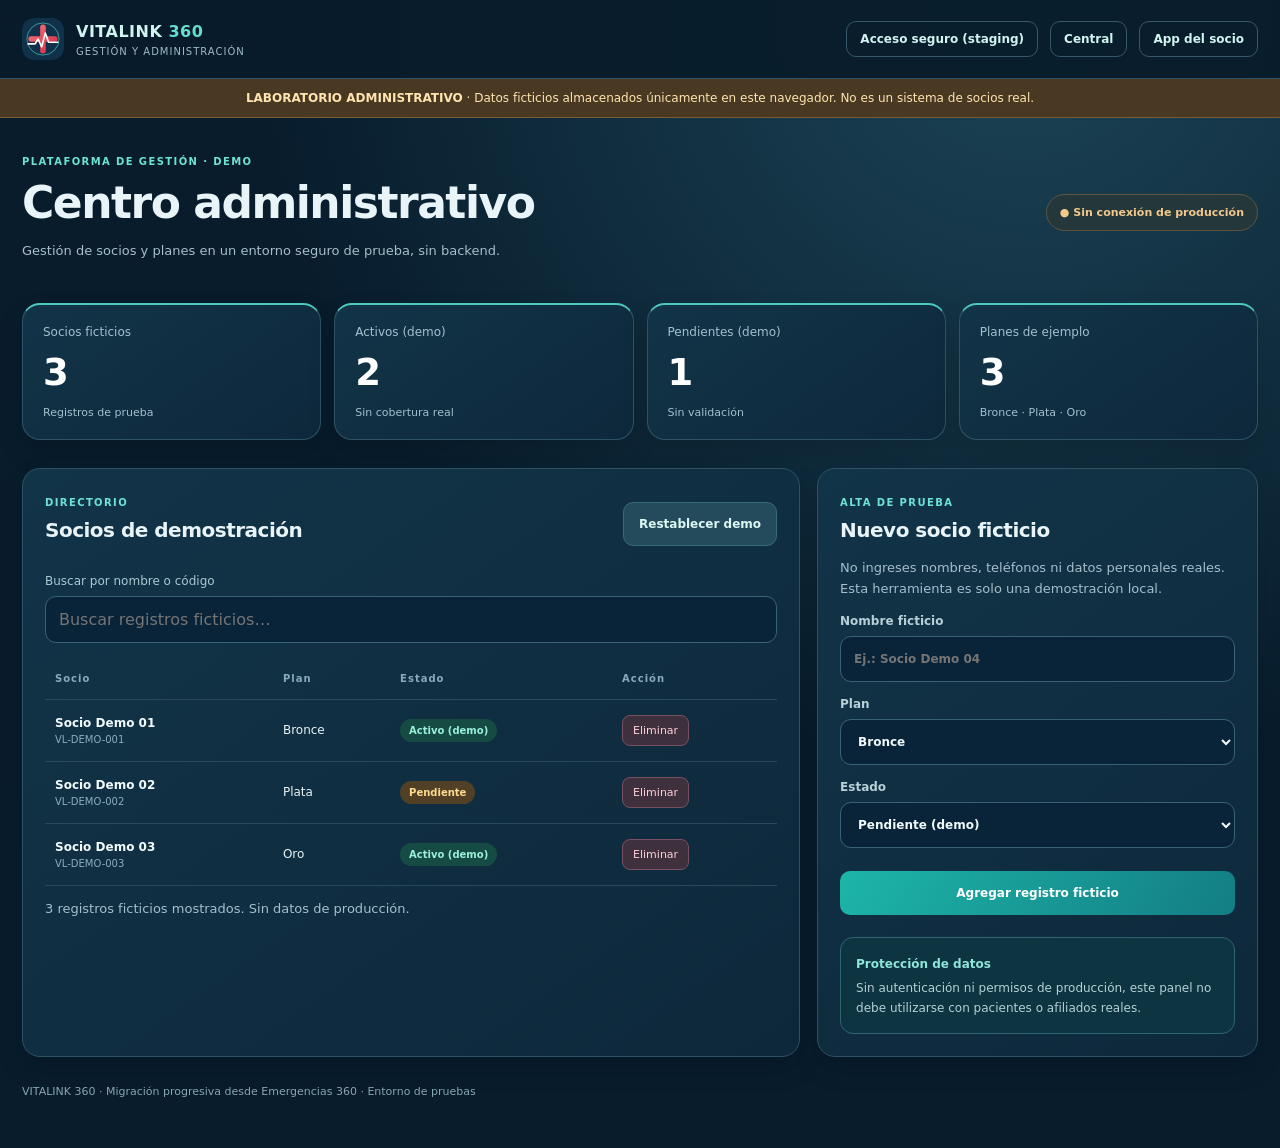
<file: admin.html>
<!doctype html><html lang="es-AR"><head><meta charset="utf-8"><meta name="viewport" content="width=device-width,initial-scale=1"><meta name="robots" content="noindex,nofollow"><meta name="theme-color" content="#0a2234"><title>Administración demo | VITALINK 360</title><link rel="stylesheet" href="./assets/design-tokens.css"><link rel="stylesheet" href="./admin.css?v=1"></head><body><header class="admin-top"><a class="admin-brand" href="./central.html"><img src="./assets/vitalink-mark.svg" width="42" height="42" alt=""><span><strong>VITALINK <em>360</em></strong><small>GESTIÓN Y ADMINISTRACIÓN</small></span></a><nav><a href="./acceso.html">Acceso seguro (staging)</a><a href="./central.html">Central</a><a href="./index.html">App del socio</a></nav></header><div class="demo-alert" role="status"><strong>LABORATORIO ADMINISTRATIVO</strong> · Datos ficticios almacenados únicamente en este navegador. No es un sistema de socios real.</div><main><div class="page-head"><div><span class="eyebrow">PLATAFORMA DE GESTIÓN · DEMO</span><h1>Centro administrativo</h1><p>Gestión de socios y planes en un entorno seguro de prueba, sin backend.</p></div><span class="offline">● Sin conexión de producción</span></div><section class="stats" aria-label="Resumen de demostración"><article><span>Socios ficticios</span><strong id="total">0</strong><small>Registros de prueba</small></article><article><span>Activos (demo)</span><strong id="active">0</strong><small>Sin cobertura real</small></article><article><span>Pendientes (demo)</span><strong id="pending">0</strong><small>Sin validación</small></article><article><span>Planes de ejemplo</span><strong>3</strong><small>Bronce · Plata · Oro</small></article></section><section class="workspace"><div class="panel"><div class="panel-head"><div><span class="eyebrow">DIRECTORIO</span><h2>Socios de demostración</h2></div><button class="secondary" id="reset" type="button">Restablecer demo</button></div><label class="search-label" for="search">Buscar por nombre o código</label><input id="search" type="search" placeholder="Buscar registros ficticios…" autocomplete="off"><div class="table-scroll"><table><thead><tr><th>Socio</th><th>Plan</th><th>Estado</th><th>Acción</th></tr></thead><tbody id="members"></tbody></table></div><p id="list-message" class="muted" role="status"></p></div><aside class="panel"><span class="eyebrow">ALTA DE PRUEBA</span><h2>Nuevo socio ficticio</h2><p class="muted">No ingreses nombres, teléfonos ni datos personales reales. Esta herramienta es solo una demostración local.</p><form id="member-form"><label>Nombre ficticio<input name="name" required maxlength="60" placeholder="Ej.: Socio Demo 04" pattern="[A-Za-zÁÉÍÓÚáéíóúÑñÜü0-9 .-]{3,60}"></label><label>Plan<select name="plan"><option>Bronce</option><option>Plata</option><option>Oro</option></select></label><label>Estado<select name="status"><option value="pendiente">Pendiente (demo)</option><option value="activo">Activo (demo)</option></select></label><button class="primary" type="submit">Agregar registro ficticio</button></form><div class="safety"><strong>Protección de datos</strong><p>Sin autenticación ni permisos de producción, este panel no debe utilizarse con pacientes o afiliados reales.</p></div></aside></section><footer>VITALINK 360 · Migración progresiva desde Emergencias 360 · Entorno de pruebas</footer></main><script src="./modules/admin-demo.js?v=1" defer></script></body></html>
</file>
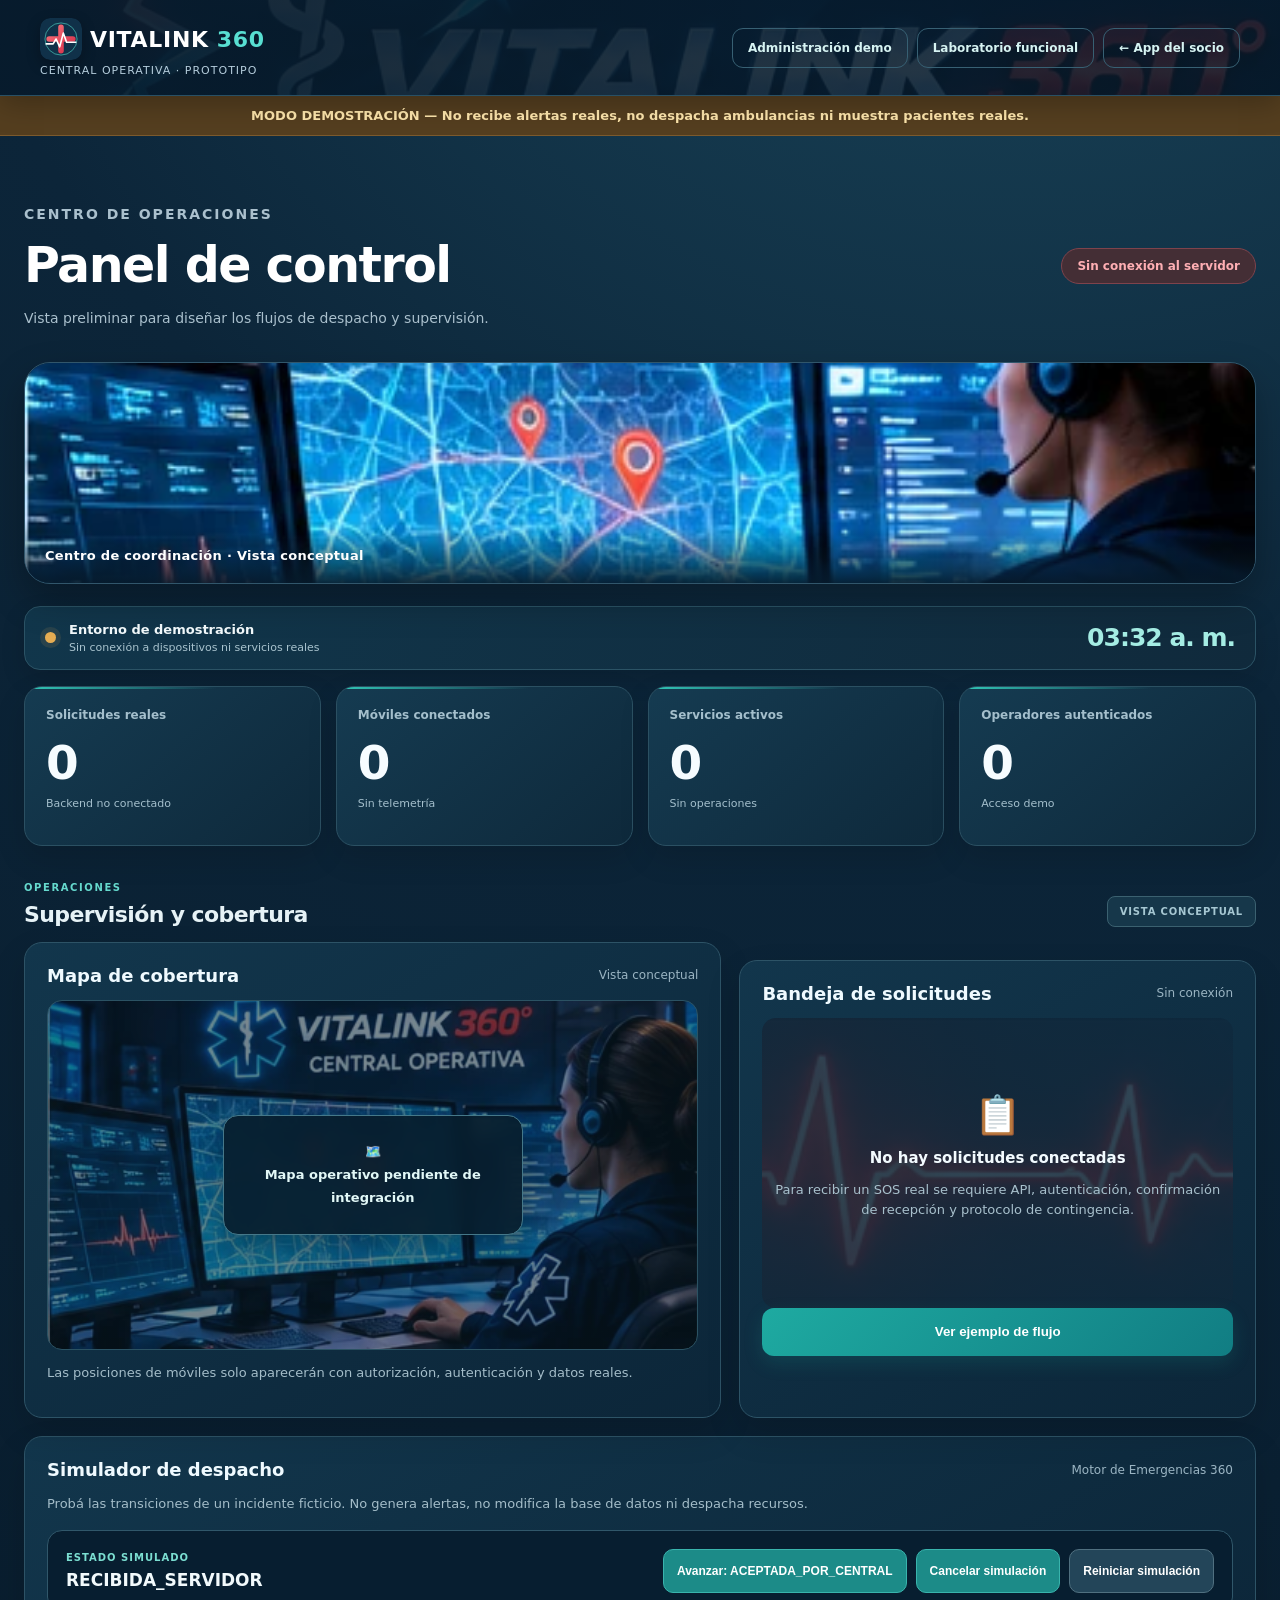
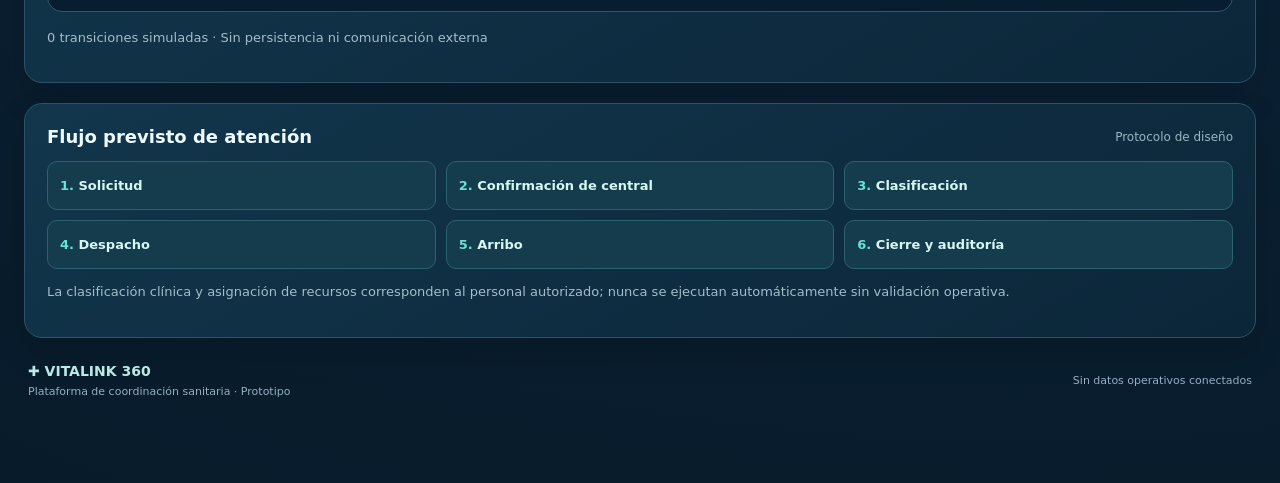
<file: central.html>
<!doctype html><html lang="es-AR"><head><meta charset="utf-8"><meta name="viewport" content="width=device-width,initial-scale=1"><meta name="robots" content="noindex"><title>Central demo | VITALINK 360</title><link rel="stylesheet" href="./assets/design-tokens.css?v=1"><link rel="stylesheet" href="./central.css?v=admin-link"></head><body><header><div><strong class="central-brand"><img src="./assets/vitalink-mark.svg" alt="" width="42" height="42"> VITALINK <span>360</span></strong><small>CENTRAL OPERATIVA · PROTOTIPO</small></div><nav class="central-nav"><a href="./admin.html">Administración demo</a><a href="./integracion.html">Laboratorio funcional</a><a href="./index.html">← App del socio</a></nav></header><div class="banner" role="status">MODO DEMOSTRACIÓN — No recibe alertas reales, no despacha ambulancias ni muestra pacientes reales.</div><main><section class="heading"><div><p class="eyebrow">CENTRO DE OPERACIONES</p><h1>Panel de control</h1><p>Vista preliminar para diseñar los flujos de despacho y supervisión.</p></div><span class="pill">Sin conexión al servidor</span></section><figure class="operations-banner"><img src="./central-operativa.webp" alt="Ilustración de una central de coordinación de emergencias VITALINK 360" loading="eager"><figcaption>Centro de coordinación · Vista conceptual</figcaption></figure><div class="command-toolbar"><div class="command-live"><span class="command-led"></span><div><strong>Entorno de demostración</strong><small>Sin conexión a dispositivos ni servicios reales</small></div></div><div class="command-clock" id="demo-clock" aria-label="Hora local">--:--</div></div><section class="metrics"><article><span>Solicitudes reales</span><strong>0</strong><small>Backend no conectado</small></article><article><span>Móviles conectados</span><strong>0</strong><small>Sin telemetría</small></article><article><span>Servicios activos</span><strong>0</strong><small>Sin operaciones</small></article><article><span>Operadores autenticados</span><strong>0</strong><small>Acceso demo</small></article></section><div class="operations-section-title"><div><span>OPERACIONES</span><h2>Supervisión y cobertura</h2></div><span class="operations-tag">VISTA CONCEPTUAL</span></div><section class="panels"><article class="panel"><div class="panel-head"><h2>Mapa de cobertura</h2><span>Vista conceptual</span></div><div class="map"><div class="map-label">🗺️<br>Mapa operativo pendiente de integración</div></div><p class="muted">Las posiciones de móviles solo aparecerán con autorización, autenticación y datos reales.</p></article><article class="panel"><div class="panel-head"><h2>Bandeja de solicitudes</h2><span>Sin conexión</span></div><div class="empty"><div>📋</div><strong>No hay solicitudes conectadas</strong><p>Para recibir un SOS real se requiere API, autenticación, confirmación de recepción y protocolo de contingencia.</p></div><button id="scenario" class="primary">Ver ejemplo de flujo</button></article></section><section class="panel incident-simulator" aria-label="Simulador de estados de incidentes"><div class="panel-head"><h2>Simulador de despacho</h2><span>Motor de Emergencias 360</span></div><p class="muted">Probá las transiciones de un incidente ficticio. No genera alertas, no modifica la base de datos ni despacha recursos.</p><div class="incident-simulator-main"><div><small>ESTADO SIMULADO</small><strong id="incident-demo-state" aria-live="polite">RECIBIDA_SERVIDOR</strong></div><div id="incident-demo-actions" class="incident-demo-actions"></div></div><p id="incident-demo-log" class="muted" aria-live="polite"></p></section><section class="panel workflow-panel"><div class="panel-head"><h2>Flujo previsto de atención</h2><span>Protocolo de diseño</span></div><div class="steps"><span>1. Solicitud</span><span>2. Confirmación de central</span><span>3. Clasificación</span><span>4. Despacho</span><span>5. Arribo</span><span>6. Cierre y auditoría</span></div><p class="muted">La clasificación clínica y asignación de recursos corresponden al personal autorizado; nunca se ejecutan automáticamente sin validación operativa.</p></section><section class="command-footer"><div><strong>✚ VITALINK 360</strong><span>Plataforma de coordinación sanitaria · Prototipo</span></div><span>Sin datos operativos conectados</span></section></main><dialog id="demo"><h2>Ejemplo de flujo (sin datos reales)</h2><ol><li>El socio solicita asistencia.</li><li>La API registra la solicitud de forma idempotente.</li><li>La central confirma recepción y emite un identificador.</li><li>Un operador evalúa y asigna recursos.</li><li>El socio ve estados confirmados.</li></ol><p><strong>Este panel no ejecuta ninguno de estos pasos todavía.</strong></p><button id="close" class="primary">Cerrar</button></dialog><script>const d=document.querySelector('#demo');document.querySelector('#scenario').onclick=()=>d.showModal();document.querySelector('#close').onclick=()=>d.close();;(()=>{const el=document.querySelector("#demo-clock");if(el){const tick=()=>el.textContent=new Intl.DateTimeFormat("es-AR",{hour:"2-digit",minute:"2-digit"}).format(new Date());tick();setInterval(tick,60000)}})();</script><script src="./modules/demo-config.js?v=1"></script><script src="./modules/state-machine.js?v=1"></script><script src="./modules/central-simulator.js?v=1"></script></body></html>
</file>
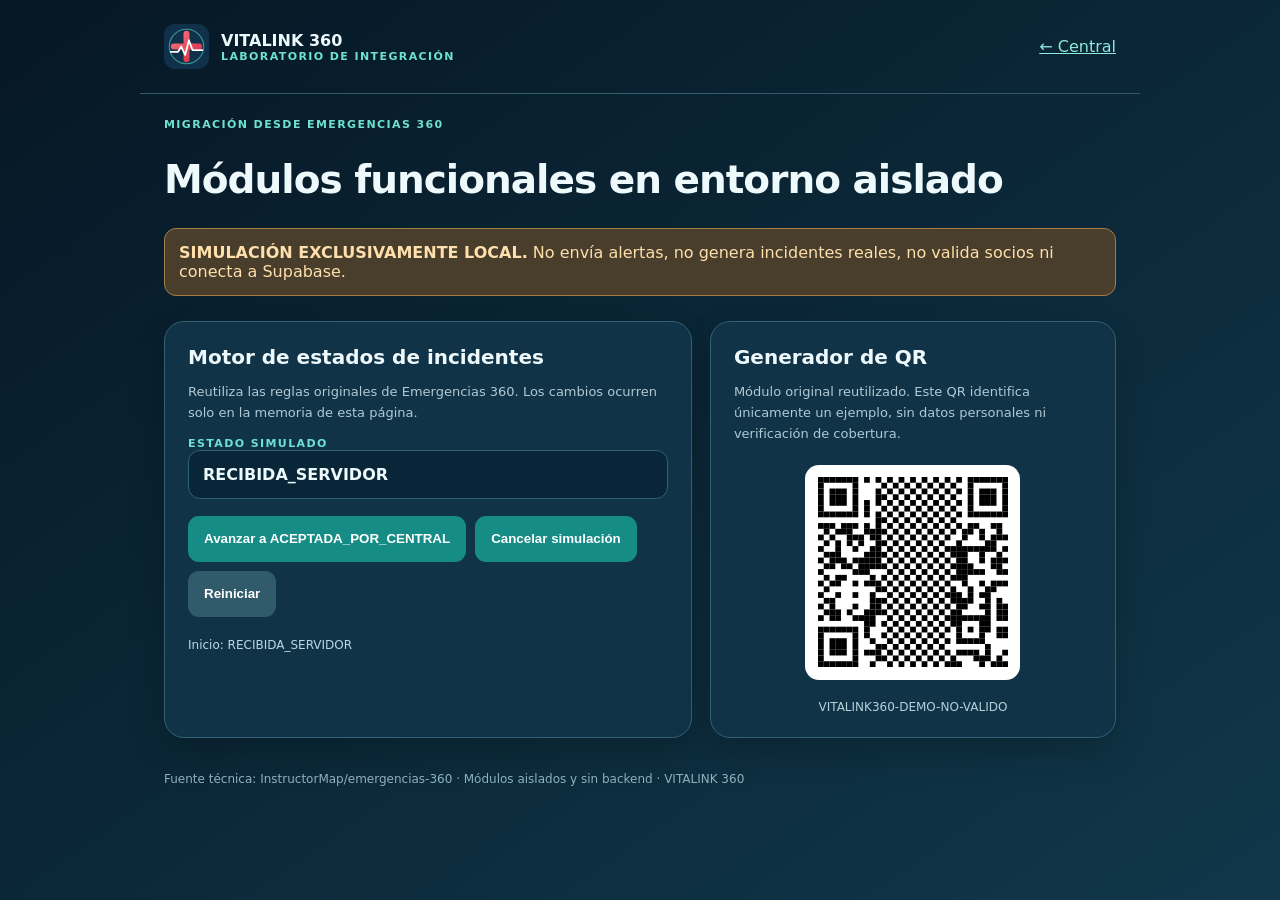
<file: integracion.html>
<!doctype html><html lang="es-AR"><head><meta charset="utf-8"><meta name="viewport" content="width=device-width,initial-scale=1"><meta name="theme-color" content="#0c263a"><title>Laboratorio de integración | VITALINK 360</title><link rel="stylesheet" href="./assets/design-tokens.css"><style>*{box-sizing:border-box}body{margin:0;background:linear-gradient(145deg,#061725,#10384a);color:#eef9fc;font-family:var(--vl-font);min-height:100vh}header,main{max-width:1000px;margin:auto;padding:24px}header{display:flex;align-items:center;gap:12px;border-bottom:1px solid #315b6b}header img{width:45px}a{color:#8debe0}h1{font-size:clamp(26px,5vw,39px);letter-spacing:-1px}.eyebrow{color:#6de1d3;font-size:11px;letter-spacing:1.4px;font-weight:800}.warning{padding:14px;background:#493d2c;border:1px solid #a57e43;border-radius:12px;color:#ffdfab}.grid{display:grid;grid-template-columns:1.3fr 1fr;gap:18px;margin-top:25px}.panel{background:#113348;border:1px solid #326173;border-radius:20px;padding:23px;box-shadow:0 16px 35px #0003}.panel h2{margin:0 0 10px;font-size:20px}.muted{color:#b0c9d4;font-size:13px;line-height:1.6}.status{padding:14px;border-radius:12px;background:#082637;border:1px solid #2c6370;font-weight:850;overflow-wrap:anywhere}.actions{display:flex;flex-wrap:wrap;gap:9px;margin-top:17px}button{background:#168c86;color:white;border:0;padding:13px 16px;border-radius:11px;cursor:pointer;font-weight:800;min-height:46px}button:disabled{opacity:.4;cursor:not-allowed}.history{margin-top:18px;font-size:12px;color:#bdd6df;line-height:1.8}.qr{display:grid;place-items:center;background:#fff;border-radius:14px;width:215px;height:215px;margin:20px auto}.qr svg{width:190px;height:190px}.demo-code{text-align:center;font-size:12px;color:#b4d0d8}.footer{padding:22px 0;color:#8fb0bd;font-size:12px}@media(max-width:750px){.grid{grid-template-columns:1fr}header,main{padding:17px}}</style></head><body><header><img src="./assets/vitalink-mark.svg" alt=""><div><strong>VITALINK 360</strong><div class="eyebrow">LABORATORIO DE INTEGRACIÓN</div></div><span style="margin-left:auto"><a href="./central.html">← Central</a></span></header><main><div class="eyebrow">MIGRACIÓN DESDE EMERGENCIAS 360</div><h1>Módulos funcionales en entorno aislado</h1><p class="warning"><strong>SIMULACIÓN EXCLUSIVAMENTE LOCAL.</strong> No envía alertas, no genera incidentes reales, no valida socios ni conecta a Supabase.</p><div class="grid"><section class="panel"><h2>Motor de estados de incidentes</h2><p class="muted">Reutiliza las reglas originales de Emergencias 360. Los cambios ocurren solo en la memoria de esta página.</p><div class="eyebrow">ESTADO SIMULADO</div><div class="status" id="state">RECIBIDA_SERVIDOR</div><div class="actions" id="actions"></div><div class="history" id="history" aria-live="polite"></div></section><section class="panel"><h2>Generador de QR</h2><p class="muted">Módulo original reutilizado. Este QR identifica únicamente un ejemplo, sin datos personales ni verificación de cobertura.</p><div class="qr" id="qr"></div><div class="demo-code">VITALINK360-DEMO-NO-VALIDO</div></section></div><p class="footer">Fuente técnica: InstructorMap/emergencias-360 · Módulos aislados y sin backend · VITALINK 360</p></main><script src="./modules/demo-config.js"></script><script src="./modules/state-machine.js"></script><script src="./modules/qr.js"></script><script>(()=>{let current='RECIBIDA_SERVIDOR',history=['Inicio: '+current];const state=document.querySelector('#state'),actions=document.querySelector('#actions'),log=document.querySelector('#history');function render(){state.textContent=current;actions.replaceChildren();const next=window.E360StateMachine.getAllowedNextStatesIncident(current);next.forEach(n=>{const b=document.createElement('button');b.textContent=n==='CANCELADA'?'Cancelar simulación':'Avanzar a '+n;b.onclick=()=>{const result=window.E360StateMachine.canTransitionIncident(current,n);if(result.ok){current=n;history.push('Transición: '+n)}else history.push('Bloqueado: '+result.reason);render()};actions.appendChild(b)});const reset=document.createElement('button');reset.textContent='Reiniciar';reset.style.background='#315b6b';reset.onclick=()=>{current='RECIBIDA_SERVIDOR';history=['Inicio: '+current];render()};actions.appendChild(reset);log.textContent=history.join(' · ')}render();document.querySelector('#qr').innerHTML=window.E360QR.toSvg('VITALINK360-DEMO-NO-VALIDO',190)})();</script></body></html>
</file>
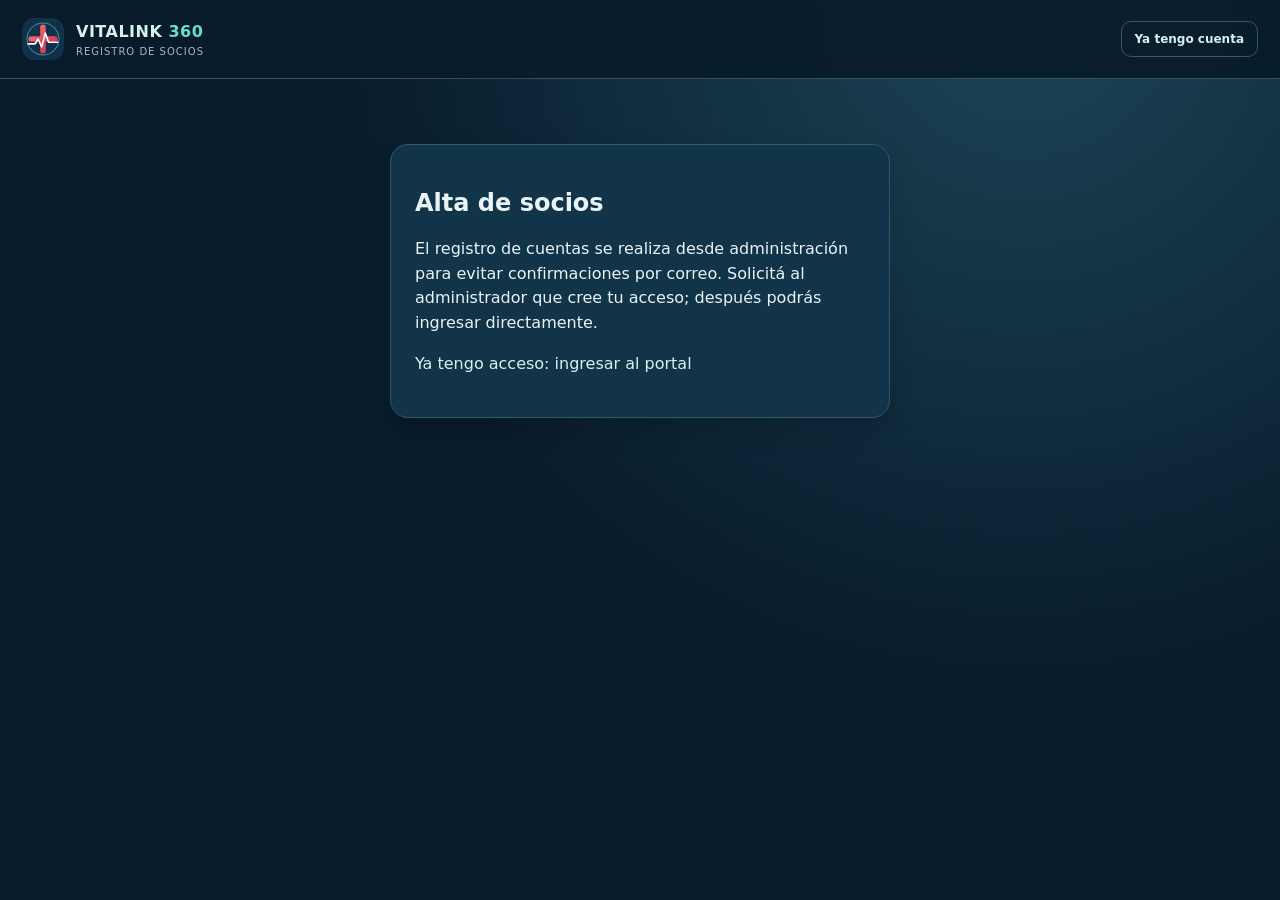
<file: registro.html>
<!doctype html><html lang="es-AR"><head><meta charset="utf-8"><meta name="viewport" content="width=device-width,initial-scale=1"><meta name="robots" content="noindex"><title>Crear cuenta de socio | VITALINK 360</title><link rel="stylesheet" href="./admin.css"><style>main{max-width:540px;margin:5vh auto;padding:20px}.panel{background:#123448;border:1px solid #31586b;border-radius:18px;padding:24px}label{display:block;margin:14px 0}input{display:block;width:100%;box-sizing:border-box;margin-top:6px}p{line-height:1.55}#msg{min-height:45px}[hidden]{display:none!important}</style></head><body><header class="admin-top"><a class="admin-brand" href="./index.html"><img src="./assets/vitalink-mark.svg" width="42" height="42" alt=""><span><strong>VITALINK <em>360</em></strong><small>REGISTRO DE SOCIOS</small></span></a><nav><a href="./portal-acceso.html">Ya tengo cuenta</a></nav></header><main><section class="panel"><h1>Alta de socios</h1><p>El registro de cuentas se realiza desde administración para evitar confirmaciones por correo. Solicitá al administrador que cree tu acceso; después podrás ingresar directamente.</p><p><a href="./portal-acceso.html">Ya tengo acceso: ingresar al portal</a></p><div hidden><p>Sin UUID ni intervención técnica. El registro crea una solicitud de afiliación <strong>pendiente de aprobación</strong>; no otorga cobertura médica.</p><form id="register"><label>Nombre y apellido<input name="name" required minlength="3" maxlength="120" autocomplete="name"></label><label>Correo electrónico<input name="email" type="email" required autocomplete="email"></label><label>Teléfono de contacto<input name="contact" type="tel" maxlength="120" autocomplete="tel"></label><label>Contraseña<input name="password" type="password" minlength="10" required autocomplete="new-password"></label><button class="primary" id="submit">Crear cuenta</button></form><p id="msg" role="status"></p><button id="complete" class="secondary" hidden>Completar registro después de verificar el correo</button><p><strong>Importante:</strong> esta plataforma está en pruebas. No sirve para solicitar emergencias reales.</p></div></section></main></body></html>
</file>
<file: assets/design-tokens.css>
:root{--vl-navy-950:#071a2a;--vl-navy-900:#0c263a;--vl-navy-800:#12374e;--vl-navy-700:#205069;--vl-teal-600:#087e7b;--vl-teal-500:#16a99f;--vl-teal-300:#79e4d8;--vl-coral-600:#c82e46;--vl-coral-500:#e8495b;--vl-white:#fff;--vl-cloud:#f5f9fc;--vl-border:#dce8ee;--vl-ink:#123247;--vl-muted:#657e8e;--vl-radius-sm:12px;--vl-radius-md:18px;--vl-radius-lg:26px;--vl-shadow-soft:0 12px 34px rgba(12,38,58,.10);--vl-focus:#e9a332;--vl-font:Inter,ui-sans-serif,system-ui,-apple-system,"Segoe UI",sans-serif}button,a{touch-action:manipulation}button:focus-visible,a:focus-visible{outline:3px solid var(--vl-focus)!important;outline-offset:3px}img{max-width:100%}@media(prefers-reduced-motion:reduce){*,*:before,*:after{animation-duration:.01ms!important;transition-duration:.01ms!important}}
</file>
<file: admin.css>
:root{font-family:Inter,system-ui,sans-serif;background:#081c2c;color:#e8f4f7}*{box-sizing:border-box}body{margin:0;background:radial-gradient(circle at 80% 0,#1c4557,#081c2c 50%);min-height:100vh}button,input,select{font:inherit}a{color:#d1f4f0;text-decoration:none}button{cursor:pointer}.admin-top{display:flex;justify-content:space-between;align-items:center;gap:16px;padding:18px max(22px,calc((100vw - 1280px)/2));background:#081b2bed;border-bottom:1px solid #315164}.admin-brand{display:flex;align-items:center;gap:12px}.admin-brand img{border-radius:12px}.admin-brand strong{display:block;letter-spacing:.5px}.admin-brand em{font-style:normal;color:#65ddd0}.admin-brand small{display:block;color:#9cbcca;font-size:10px;letter-spacing:1px;margin-top:5px}.admin-top nav{display:flex;gap:12px;flex-wrap:wrap}.admin-top nav a{padding:10px 13px;border:1px solid #35586a;border-radius:10px;font-size:12px;font-weight:750}.demo-alert{background:#493923;color:#ffe4af;border-bottom:1px solid #7c5c32;padding:12px 20px;text-align:center;font-size:12px}main{max-width:1280px;margin:auto;padding:32px 22px 50px}.page-head{display:flex;justify-content:space-between;align-items:center;gap:20px}.eyebrow{font-size:10px;color:#6ce3d3;letter-spacing:1.4px;font-weight:900}.page-head h1{font-size:clamp(30px,4vw,44px);letter-spacing:-1.5px;margin:8px 0}.page-head p,.muted{color:#a5bfcb;line-height:1.6;font-size:13px}.offline{padding:11px 13px;background:#24383b;color:#f3c88c;border:1px solid #605341;border-radius:30px;font-size:11px;font-weight:800}.stats{display:grid;grid-template-columns:repeat(4,minmax(0,1fr));gap:13px;margin:28px 0}.stats article,.panel{background:linear-gradient(145deg,#123448,#0e283b);border:1px solid #2d5265;border-radius:18px;box-shadow:0 12px 27px #0002}.stats article{padding:20px;border-top:2px solid #4dc9be}.stats span,.stats small{display:block;color:#a3c0cc;font-size:12px}.stats strong{display:block;color:white;font-size:37px;letter-spacing:-1px;margin:12px 0}.stats small{font-size:11px}.workspace{display:grid;grid-template-columns:minmax(0,1.5fr) minmax(280px,.85fr);gap:17px}.panel{padding:22px}.panel-head{display:flex;justify-content:space-between;align-items:center;gap:12px}.panel h2{font-size:20px;letter-spacing:-.5px;margin:8px 0 16px}.secondary,.primary{border:0;border-radius:10px;padding:12px 15px;min-height:44px;font-weight:800;font-size:12px}.secondary{background:#244b5c;color:#dcf8f5;border:1px solid #376b75}.primary{background:linear-gradient(120deg,#1db5a9,#137e85);color:white;width:100%;margin-top:8px}.search-label{display:block;color:#aac8d2;font-size:12px;margin:16px 0 8px}input,select{width:100%;padding:13px;background:#092338;color:#f1fbfd;border:1px solid #396276;border-radius:11px;min-height:46px;outline-offset:3px}input:focus-visible,select:focus-visible,button:focus-visible,a:focus-visible{outline:3px solid #70e7d8}.table-scroll{overflow-x:auto;margin-top:15px}table{width:100%;border-collapse:collapse;text-align:left;font-size:12px;min-width:470px}th{font-size:10px;letter-spacing:1px;color:#88abb9}td,th{padding:15px 10px;border-bottom:1px solid #29495b}td strong{display:block;color:#f3fcff}td small{display:block;color:#8baebd;margin-top:4px}.status{padding:6px 9px;border-radius:30px;font-size:10px;font-weight:850}.status.activo{background:#154b43;color:#9af0d8}.status.pendiente{background:#514025;color:#ffda91}.delete{background:#3e303c;color:#ffd0d8;border:1px solid #775061;border-radius:8px;padding:8px 10px;font-size:11px}form label{display:block;font-size:12px;color:#b8d0d9;font-weight:750;margin:15px 0}form input,form select{display:block;margin-top:8px}.safety{margin-top:22px;background:#0d3441;border:1px solid #2d6570;border-radius:13px;padding:15px}.safety strong{color:#8ee6dc;font-size:12px}.safety p{font-size:12px;color:#b5d0d7;line-height:1.6;margin:7px 0 0}footer{color:#85a6b5;font-size:11px;margin-top:28px}@media(max-width:850px){.workspace{grid-template-columns:1fr}.stats{grid-template-columns:repeat(2,1fr)}}@media(max-width:530px){.admin-top,.page-head{flex-direction:column;align-items:flex-start}.stats{gap:8px}.stats article{padding:14px}.stats strong{font-size:29px}.panel{padding:15px}}
</file>
<file: central.css>
:root{font-family:Inter,system-ui,sans-serif;color:#173248;background:#eef3f7}*{box-sizing:border-box}body{margin:0}header{background:#102e46;color:#fff;padding:20px max(24px,calc((100vw - 1200px)/2));display:flex;justify-content:space-between;align-items:center;gap:15px}header strong{font-size:22px}header strong span{color:#65d5cb}header small{display:block;color:#b5cddc;margin-top:4px;font-size:11px;letter-spacing:1px}a{color:#fff;text-decoration:none;font-weight:700}.banner{background:#fff0d6;color:#75470f;text-align:center;padding:12px 18px;font-weight:700;font-size:13px}main{max-width:1200px;margin:auto;padding:30px 24px 60px}.heading{display:flex;justify-content:space-between;align-items:center;gap:15px}.eyebrow{color:#12877e;font-weight:800;font-size:11px;letter-spacing:2px}.heading h1{font-size:36px;margin:5px 0}.heading p{color:#627e8c}.pill{background:#fce8e7;color:#a13e42;padding:10px 15px;border-radius:50px;font-size:12px;font-weight:800}.metrics{display:grid;grid-template-columns:repeat(4,1fr);gap:15px;margin:24px 0}.metrics article,.panel{background:#fff;border:1px solid #dde8ed;border-radius:18px;padding:22px;box-shadow:0 8px 22px #16334b0a}.metrics span,.metrics small{display:block;color:#67808e}.metrics strong{display:block;font-size:38px;margin:12px 0}.metrics small{font-size:12px}.panels{display:grid;grid-template-columns:1.2fr 1fr;gap:18px;margin-bottom:18px}.panel h2{font-size:19px;margin:0 0 15px}.panel-head{display:flex;align-items:center;justify-content:space-between;gap:10px}.panel-head span{color:#718b98;font-size:12px}.map{height:310px;border-radius:15px;background:repeating-linear-gradient(45deg,#d6e9e8 0px,#d6e9e8 35px,#e6f1f0 35px,#e6f1f0 70px);display:grid;place-items:center}.map-label{background:#fffefbea;padding:25px;border-radius:15px;text-align:center;color:#416675;font-weight:700;line-height:2}.muted{color:#6e8795;line-height:1.5;font-size:13px}.empty{text-align:center;padding:35px 12px}.empty div{font-size:44px}.empty strong{display:block;margin-top:12px}.empty p{color:#748d9c;line-height:1.5}.primary{background:#147d77;color:#fff;border:0;border-radius:12px;padding:14px 22px;font-weight:800;cursor:pointer;min-height:48px}.steps{display:flex;gap:10px;flex-wrap:wrap}.steps span{background:#e9f4f3;border-radius:10px;padding:12px;font-size:13px;font-weight:700}.panel:last-child{margin-top:18px}dialog{border:0;border-radius:20px;max-width:470px;width:90%;padding:25px;line-height:1.7}dialog::backdrop{background:#0b203a99}button:focus-visible,a:focus-visible{outline:3px solid #d99322;outline-offset:3px}@media(max-width:800px){.metrics{grid-template-columns:repeat(2,1fr)}.panels{grid-template-columns:1fr}.heading{align-items:flex-start;flex-direction:column}}@media(max-width:480px){.metrics{grid-template-columns:1fr 1fr;gap:9px}.metrics article{padding:14px}.metrics strong{font-size:29px}header{padding:16px}main{padding:22px 12px}.heading h1{font-size:28px}}

/* VITALINK design system v3 — command center */
:root{--navy:#091d30;--teal:#3fd0c2;--surface:#112b40;--border:#25475c}
body{background:radial-gradient(circle at 80% -20%,#1d4d62 0,#0c2539 42%,#081b2b 100%);color:#e6f2f6;min-height:100vh}
header{background:#071b2c;border-bottom:1px solid #285065;box-shadow:0 7px 28px #0004}
header strong{letter-spacing:.7px}header strong span{color:#58dfd2}
header a{border:1px solid #376073;border-radius:11px;padding:12px 15px;color:#d6f3f2;transition:background .2s}
header a:hover{background:#183e51}
.banner{background:#543e1f;color:#ffe7ad;border-bottom:1px solid #7c5a2d}
.heading h1{color:#fff;letter-spacing:-1.5px;font-size:40px}.heading p{color:#aac0cd}.eyebrow{color:#6de6d7}
.pill{background:#442e35;color:#ffafb4;border:1px solid #7e434c}
.metrics article,.panel{background:linear-gradient(150deg,#123349,#0e283c);border:1px solid #2b5062;box-shadow:0 12px 30px #0002}
.metrics article{position:relative;overflow:hidden;min-height:150px}
.metrics article:before{content:"";position:absolute;top:0;left:0;width:45%;height:3px;background:linear-gradient(90deg,#3dc7bd,transparent)}
.metrics span,.metrics small{color:#a4bfcc}.metrics strong{color:#fff;font-weight:850;letter-spacing:-1px}
.panel h2{color:#effaff}.panel-head span{color:#9bb5c3}
.map{background:linear-gradient(90deg,#21435544 1px,transparent 1px),linear-gradient(#21435544 1px,transparent 1px),radial-gradient(circle at 65% 30%,#194d55,#0c2535 70%);background-size:30px 30px,30px 30px,100% 100%;border:1px solid #2b5263;position:relative;overflow:hidden}
.map:before{content:"";position:absolute;inset:15%;border:1px dashed #4d988c55;border-radius:50%;box-shadow:0 0 0 48px #3d8f7b08,0 0 0 100px #3d8f7b06}
.map-label{z-index:1;background:#102f42e8;border:1px solid #376679;color:#c4e6e5;box-shadow:0 12px 28px #0004}
.muted{color:#a4bdc9}.empty strong{color:#f3fbff}.empty p{color:#a8c0cc}
.primary{background:linear-gradient(135deg,#1eaaa1,#117d83);box-shadow:0 7px 19px #16b2a02a}
.steps span{background:#1b4656;color:#d7f7f3;border:1px solid #2f6d75}
dialog{background:#102d42;color:#eefaff;border:1px solid #3c6375;box-shadow:0 25px 60px #0008}dialog p{color:#c3dce6}
@media(max-width:480px){.heading h1{font-size:30px}}


/* Uploaded visual assets — root paths verified */
header{background:linear-gradient(90deg,#071b2cf2,#071b2cdb),url("./brand-banner.webp") center/cover}
.heading{position:relative;padding:18px 0 22px}
.map{background:linear-gradient(#071c2d55,#071c2d66),url("./central-operativa.webp") center/cover}
.map:before{display:none}
.map-label{background:#071c2de8;backdrop-filter:blur(8px)}
.panels .panel:nth-child(2) .empty{background:linear-gradient(#102a3cdd,#102a3cdd),url("./ecg-background.webp") center/cover;border-radius:14px}

.operations-banner{margin:0 0 22px;position:relative;overflow:hidden;border-radius:19px;border:1px solid #31566b;box-shadow:0 16px 36px #0004}.operations-banner img{display:block;width:100%;height:250px;object-fit:cover;object-position:center}.operations-banner figcaption{position:absolute;bottom:0;left:0;right:0;padding:20px;color:#fff;background:linear-gradient(transparent,#061a2bea);font-weight:800}@media(max-width:650px){.operations-banner img{height:170px}}

/* Brand block 1 — command dark theme */
:root{font-family:var(--vl-font)}
.central-brand{display:flex;align-items:center;gap:8px}
.central-brand img{border-radius:10px;box-shadow:0 5px 14px #0004}
.metrics article,.panel{border-radius:var(--vl-radius-md)}
.metrics strong{font-variant-numeric:tabular-nums}
.heading h1{font-weight:850}
.operations-banner{border-radius:var(--vl-radius-lg)}
@media(max-width:480px){.central-brand{font-size:18px}.central-brand img{width:34px;height:34px}}


/* Command V6 — executive command dashboard */
header{position:relative;padding-top:18px;padding-bottom:18px}
main{max-width:1360px}
.heading{padding:23px 0 18px}.heading h1{font-size:clamp(32px,4vw,49px);line-height:1.1}.heading p{font-size:14px;line-height:1.6;max-width:550px}
.command-toolbar{display:flex;align-items:center;justify-content:space-between;gap:15px;border:1px solid #2b5365;border-radius:16px;background:linear-gradient(110deg,#11364b,#102a3c);padding:15px 20px;box-shadow:0 9px 24px #0002}
.command-live{display:flex;align-items:center;gap:13px}.command-led{display:block;width:11px;height:11px;flex:0 0 11px;border-radius:50%;background:#e6ad53;box-shadow:0 0 0 5px #e6ad531c}.command-live strong{display:block;color:#f3fafc;font-size:13px}.command-live small{display:block;color:#a9c3ce;font-size:11px;margin-top:4px}.command-clock{font-variant-numeric:tabular-nums;font-size:25px;letter-spacing:-1px;font-weight:850;color:#a5ede4}
.metrics{margin:16px 0 30px}.metrics article{min-height:160px;background:linear-gradient(140deg,#153b51,#0e293b);padding:21px}.metrics article:before{width:100%;height:2px;background:linear-gradient(90deg,#31c8b7,transparent 65%)}.metrics strong{font-size:clamp(35px,4vw,47px);margin:13px 0 7px;color:#f6fcff}.metrics span{font-size:12px;font-weight:750}.metrics small{font-size:11px}
.operations-section-title{display:flex;justify-content:space-between;align-items:end;gap:14px;margin-bottom:15px}.operations-section-title>div>span{color:#66dace;font-size:10px;font-weight:900;letter-spacing:1.6px}.operations-section-title h2{font-size:22px;margin:7px 0 0;letter-spacing:-.6px}.operations-tag{border:1px solid #3b6170;background:#16374a;color:#a6c7d2;border-radius:8px;padding:9px 12px;font-size:10px;letter-spacing:.8px;font-weight:800}
.panels{grid-template-columns:minmax(0,1.35fr) minmax(0,1fr);gap:18px}.panel{padding:22px;border:1px solid #2d5366;background:linear-gradient(150deg,#12364c,#0c2639);box-shadow:0 15px 34px #0002}.panel-head{margin-bottom:14px}.panel-head h2{margin:0;font-size:18px}.map{height:350px;background:linear-gradient(#081e2c88,#081e2c88),url("./central-operativa.webp") center/cover;border-radius:15px}.map-label{max-width:300px;padding:24px;border:1px solid #457889;background:#071d2ce8;color:#e2f8f7;font-size:13px;line-height:1.8}.empty{min-height:290px;display:flex;flex-direction:column;justify-content:center}.empty div{font-size:38px}.empty strong{font-size:15px}.empty p{font-size:13px}.panels .primary{width:100%}
.workflow-panel{margin-top:20px!important}.steps{display:grid;grid-template-columns:repeat(3,minmax(0,1fr));gap:10px}.steps span{padding:16px 12px;border:1px solid #2b6270;background:#153c4d;position:relative}.steps span::first-letter{color:#69e0d4}
.command-footer{display:flex;justify-content:space-between;align-items:center;gap:20px;padding:25px 4px;color:#92b0c0;font-size:11px}.command-footer>div{display:flex;flex-direction:column;gap:6px}.command-footer strong{font-size:14px;color:#b9eae5}.operations-banner img{height:220px}.operations-banner figcaption{font-size:13px;letter-spacing:.3px}
@media(max-width:900px){.panels{grid-template-columns:1fr}.steps{grid-template-columns:repeat(2,minmax(0,1fr))}}
@media(max-width:520px){.command-toolbar{padding:14px}.command-clock{font-size:19px}.operations-section-title{align-items:start;flex-direction:column}.steps{grid-template-columns:1fr}.command-footer{align-items:start;flex-direction:column}.operations-banner img{height:180px}.metrics article{min-height:140px}.metrics{gap:9px}}

.central-nav{display:flex;align-items:center;gap:9px;flex-wrap:wrap}.central-nav a{font-size:12px}@media(max-width:600px){header{align-items:flex-start;flex-direction:column}.central-nav{width:100%}}

/* Embedded, isolated incident simulator */
.incident-simulator{margin-top:18px}.incident-simulator-main{display:flex;justify-content:space-between;align-items:center;gap:20px;flex-wrap:wrap;padding:18px;background:#071e30;border:1px solid #30576a;border-radius:15px;margin:16px 0}.incident-simulator-main small{display:block;font-size:10px;font-weight:900;letter-spacing:1px;color:#7bded1;margin-bottom:7px}.incident-simulator-main strong{font-size:17px;color:#f2fafc;overflow-wrap:anywhere}.incident-demo-actions{display:flex;flex-wrap:wrap;gap:9px}.incident-demo-actions button{background:#1c8b88;color:#fff;border:1px solid #39b4ad;border-radius:10px;padding:12px 13px;font-size:12px;font-weight:800;cursor:pointer;min-height:44px}.incident-demo-actions button.incident-reset{background:#234559;border-color:#507080}.incident-demo-actions button:hover{filter:brightness(1.12)}
</file>
